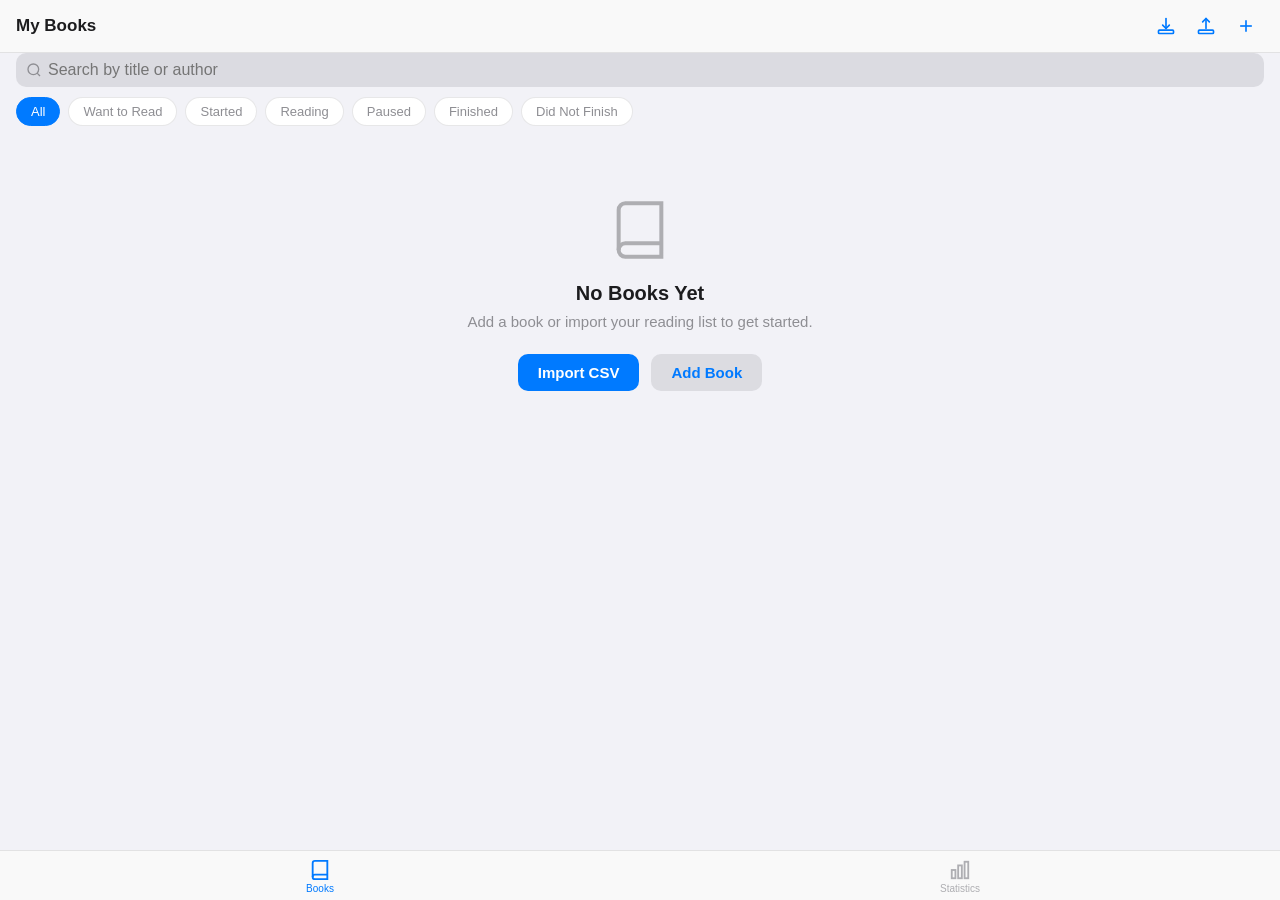
<file: index.html>
<!DOCTYPE html>
<html lang="en">
<head>
    <meta charset="UTF-8">
    <meta name="viewport" content="width=device-width, initial-scale=1.0, user-scalable=no, viewport-fit=cover">
    <meta name="apple-mobile-web-app-capable" content="yes">
    <meta name="apple-mobile-web-app-status-bar-style" content="black-translucent">
    <meta name="apple-mobile-web-app-title" content="ReadTracker">
    <meta name="theme-color" content="#1a1a2e">
    <title>Reading Tracker</title>
    <link rel="manifest" href="manifest.json">
    <link rel="apple-touch-icon" href="icons/icon-192.png">
    <link rel="stylesheet" href="css/style.css">
</head>
<body>
    <div id="app">
        <!-- Tab Content -->
        <main id="main-content"></main>

        <!-- Tab Bar -->
        <nav id="tab-bar" role="tablist" aria-label="Main navigation">
            <button class="tab-btn active" data-tab="books" role="tab" aria-selected="true" aria-label="Books">
                <svg width="24" height="24" viewBox="0 0 24 24" fill="none" stroke="currentColor" stroke-width="2"><path d="M4 19.5A2.5 2.5 0 0 1 6.5 17H20"/><path d="M6.5 2H20v20H6.5A2.5 2.5 0 0 1 4 19.5v-15A2.5 2.5 0 0 1 6.5 2z"/></svg>
                <span>Books</span>
            </button>
            <button class="tab-btn" data-tab="stats" role="tab" aria-selected="false" aria-label="Statistics">
                <svg width="24" height="24" viewBox="0 0 24 24" fill="none" stroke="currentColor" stroke-width="2"><rect x="3" y="12" width="4" height="9"/><rect x="10" y="7" width="4" height="14"/><rect x="17" y="3" width="4" height="18"/></svg>
                <span>Statistics</span>
            </button>
        </nav>
    </div>

    <script src="js/store.js"></script>
    <script src="js/covers.js"></script>
    <script src="js/csv.js"></script>
    <script src="js/views.js"></script>
    <script src="js/stats.js"></script>
    <script src="js/app.js"></script>
</body>
</html>
</file>
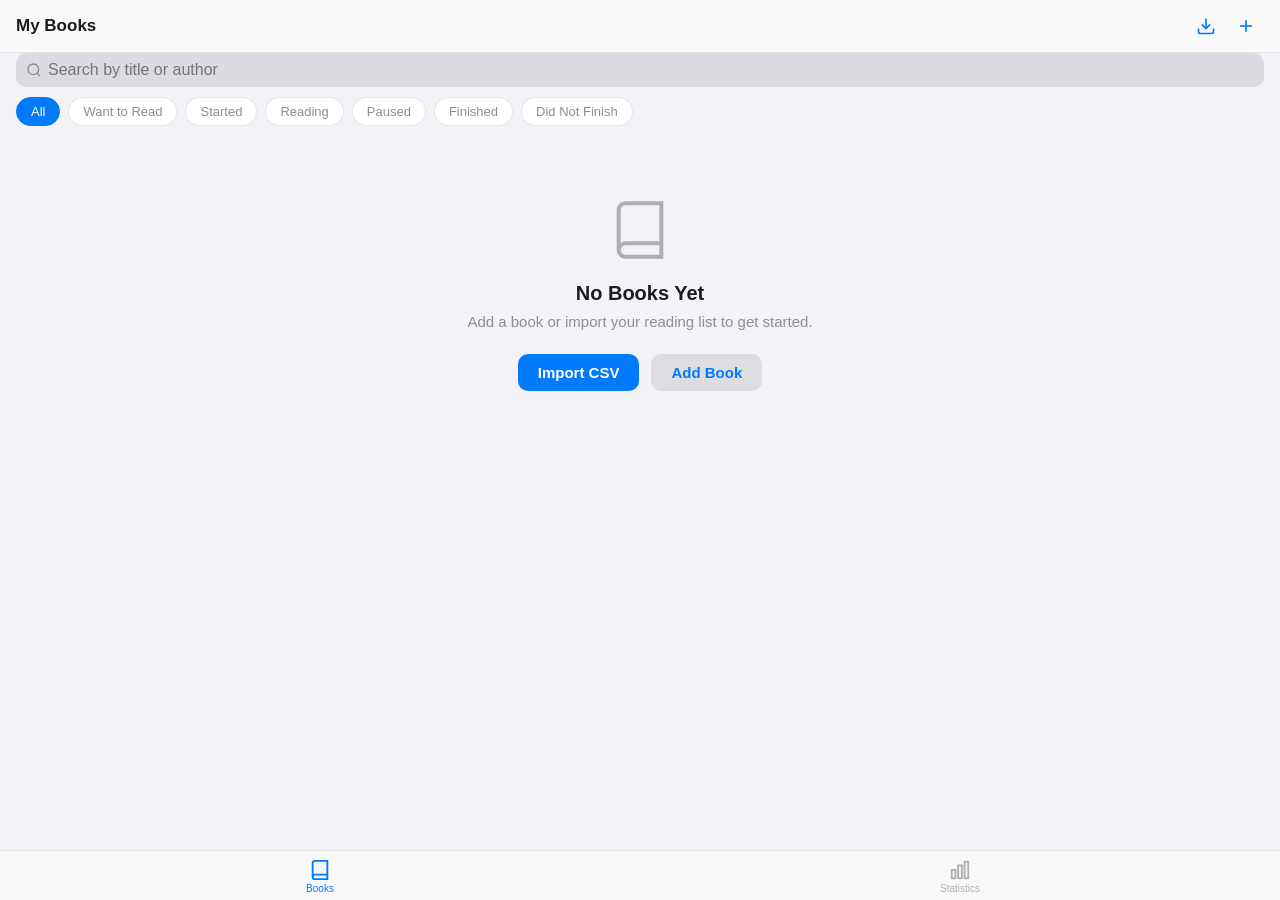
<file: reading-tracker-pwa/index.html>
<!DOCTYPE html>
<html lang="en">
<head>
    <meta charset="UTF-8">
    <meta name="viewport" content="width=device-width, initial-scale=1.0, user-scalable=no, viewport-fit=cover">
    <meta name="apple-mobile-web-app-capable" content="yes">
    <meta name="apple-mobile-web-app-status-bar-style" content="black-translucent">
    <meta name="apple-mobile-web-app-title" content="ReadTracker">
    <meta name="theme-color" content="#1a1a2e">
    <title>Reading Tracker</title>
    <link rel="manifest" href="manifest.json">
    <link rel="apple-touch-icon" href="icons/icon-192.png">
    <link rel="stylesheet" href="css/style.css">
</head>
<body>
    <div id="app">
        <!-- Tab Content -->
        <main id="main-content"></main>

        <!-- Tab Bar -->
        <nav id="tab-bar" role="tablist" aria-label="Main navigation">
            <button class="tab-btn active" data-tab="books" role="tab" aria-selected="true" aria-label="Books">
                <svg width="24" height="24" viewBox="0 0 24 24" fill="none" stroke="currentColor" stroke-width="2"><path d="M4 19.5A2.5 2.5 0 0 1 6.5 17H20"/><path d="M6.5 2H20v20H6.5A2.5 2.5 0 0 1 4 19.5v-15A2.5 2.5 0 0 1 6.5 2z"/></svg>
                <span>Books</span>
            </button>
            <button class="tab-btn" data-tab="stats" role="tab" aria-selected="false" aria-label="Statistics">
                <svg width="24" height="24" viewBox="0 0 24 24" fill="none" stroke="currentColor" stroke-width="2"><rect x="3" y="12" width="4" height="9"/><rect x="10" y="7" width="4" height="14"/><rect x="17" y="3" width="4" height="18"/></svg>
                <span>Statistics</span>
            </button>
        </nav>
    </div>

    <script src="js/store.js"></script>
    <script src="js/csv.js"></script>
    <script src="js/views.js"></script>
    <script src="js/stats.js"></script>
    <script src="js/app.js"></script>
</body>
</html>
</file>
<file: css/style.css>
/* ── Reset & Base ── */
*, *::before, *::after { box-sizing: border-box; margin: 0; padding: 0; }

:root {
    --bg: #f2f2f7;
    --card: #ffffff;
    --text: #1c1c1e;
    --text2: #8e8e93;
    --text3: #aeaeb2;
    --accent: #007aff;
    --green: #34c759;
    --orange: #ff9500;
    --red: #ff3b30;
    --purple: #af52de;
    --indigo: #5856d6;
    --separator: rgba(60,60,67,0.12);
    --tab-bg: rgba(249,249,249,0.94);
    --radius: 12px;
    --safe-bottom: env(safe-area-inset-bottom, 0px);
    --safe-top: env(safe-area-inset-top, 0px);
}

@media (prefers-color-scheme: dark) {
    :root {
        --bg: #000000;
        --card: #1c1c1e;
        --text: #ffffff;
        --text2: #98989d;
        --text3: #636366;
        --separator: rgba(84,84,88,0.35);
        --tab-bg: rgba(30,30,30,0.94);
    }
}

html, body {
    font-family: -apple-system, BlinkMacSystemFont, 'SF Pro Text', 'Helvetica Neue', sans-serif;
    background: var(--bg);
    color: var(--text);
    height: 100%;
    overflow: hidden;
    -webkit-font-smoothing: antialiased;
    -webkit-tap-highlight-color: transparent;
    -webkit-text-size-adjust: 100%;
}

#app {
    display: flex;
    flex-direction: column;
    height: 100%;
    height: 100dvh;
}

#main-content {
    flex: 1;
    overflow-y: auto;
    -webkit-overflow-scrolling: touch;
    padding-bottom: calc(80px + var(--safe-bottom));
    padding-top: var(--safe-top);
}

/* ── Tab Bar ── */
#tab-bar {
    position: fixed;
    bottom: 0;
    left: 0;
    right: 0;
    display: flex;
    background: var(--tab-bg);
    backdrop-filter: blur(20px);
    -webkit-backdrop-filter: blur(20px);
    border-top: 0.5px solid var(--separator);
    padding-bottom: var(--safe-bottom);
    z-index: 100;
}

.tab-btn {
    flex: 1;
    display: flex;
    flex-direction: column;
    align-items: center;
    gap: 2px;
    padding: 8px 0 6px;
    background: none;
    border: none;
    color: var(--text3);
    font-size: 10px;
    font-weight: 500;
    cursor: pointer;
    transition: color 0.15s;
}
.tab-btn.active { color: var(--accent); }
.tab-btn svg { width: 22px; height: 22px; }

/* ── Navigation Bar ── */
.nav-bar {
    position: sticky;
    top: 0;
    background: var(--tab-bg);
    backdrop-filter: blur(20px);
    -webkit-backdrop-filter: blur(20px);
    border-bottom: 0.5px solid var(--separator);
    z-index: 50;
    padding: 12px 16px;
    display: flex;
    align-items: center;
    justify-content: space-between;
    min-height: 44px;
}
.nav-title {
    font-size: 17px;
    font-weight: 600;
}
.nav-large-title {
    font-size: 34px;
    font-weight: 700;
    padding: 0 16px 8px;
}
.nav-btn {
    background: none;
    border: none;
    color: var(--accent);
    font-size: 17px;
    cursor: pointer;
    padding: 4px 8px;
    display: flex;
    align-items: center;
    gap: 4px;
}
.nav-btn:disabled { opacity: 0.4; }
.nav-btn svg { width: 20px; height: 20px; }

/* ── Search Bar ── */
.search-bar {
    padding: 0 16px 10px;
}
.search-bar input {
    width: 100%;
    padding: 8px 12px 8px 32px;
    border-radius: 10px;
    border: none;
    background: var(--separator);
    color: var(--text);
    font-size: 16px;
    outline: none;
    background-image: url("data:image/svg+xml,%3Csvg xmlns='http://www.w3.org/2000/svg' width='16' height='16' fill='%238e8e93' viewBox='0 0 24 24'%3E%3Ccircle cx='11' cy='11' r='8' stroke='%238e8e93' stroke-width='2' fill='none'/%3E%3Cline x1='21' y1='21' x2='16.65' y2='16.65' stroke='%238e8e93' stroke-width='2'/%3E%3C/svg%3E");
    background-repeat: no-repeat;
    background-position: 10px center;
}

/* ── Filter Bar ── */
.filter-bar {
    display: flex;
    gap: 8px;
    padding: 0 16px 12px;
    overflow-x: auto;
    -webkit-overflow-scrolling: touch;
}
.filter-bar::-webkit-scrollbar { display: none; }
.filter-chip {
    flex-shrink: 0;
    padding: 6px 14px;
    border-radius: 20px;
    border: 1px solid var(--separator);
    background: var(--card);
    color: var(--text2);
    font-size: 13px;
    font-weight: 500;
    cursor: pointer;
    white-space: nowrap;
    transition: all 0.15s;
}
.filter-chip.active {
    background: var(--accent);
    color: #fff;
    border-color: var(--accent);
}

/* ── Cards & Lists ── */
.section-header {
    font-size: 13px;
    font-weight: 600;
    color: var(--text2);
    text-transform: uppercase;
    letter-spacing: 0.5px;
    padding: 20px 16px 8px;
}
.card-group {
    background: var(--card);
    margin: 0 16px 16px;
    border-radius: var(--radius);
    overflow: hidden;
}
.book-row {
    display: flex;
    align-items: center;
    gap: 12px;
    padding: 12px 16px;
    border-bottom: 0.5px solid var(--separator);
    cursor: pointer;
    transition: background 0.1s;
}
.book-row:last-child { border-bottom: none; }
.book-row:active { background: var(--separator); }

.book-icon {
    width: 44px;
    height: 64px;
    border-radius: 6px;
    background: var(--accent);
    color: #fff;
    display: flex;
    align-items: center;
    justify-content: center;
    flex-shrink: 0;
    font-size: 16px;
    overflow: hidden;
    box-shadow: 0 1px 4px rgba(0,0,0,0.15);
}
.book-icon.has-cover { background: transparent; box-shadow: 0 2px 8px rgba(0,0,0,0.2); }
.book-icon img {
    width: 100%;
    height: 100%;
    object-fit: cover;
    display: block;
}
.book-icon.audio { background: var(--purple); }
.book-icon.ebook, .book-icon.kindle { background: var(--orange); }
.book-icon.library { background: var(--green); }

.book-cover-large {
    width: 120px;
    height: 180px;
    border-radius: 10px;
    overflow: hidden;
    box-shadow: 0 4px 16px rgba(0,0,0,0.25);
    flex-shrink: 0;
    background: var(--accent);
    display: flex;
    align-items: center;
    justify-content: center;
    color: #fff;
    font-size: 36px;
}
.book-cover-large.has-cover { background: transparent; }
.book-cover-large img {
    width: 100%;
    height: 100%;
    object-fit: cover;
    display: block;
}

.book-info { flex: 1; min-width: 0; }
.book-title {
    font-size: 16px;
    font-weight: 500;
    white-space: nowrap;
    overflow: hidden;
    text-overflow: ellipsis;
}
.book-author {
    font-size: 13px;
    color: var(--text2);
    white-space: nowrap;
    overflow: hidden;
    text-overflow: ellipsis;
}
.book-meta {
    display: flex;
    gap: 8px;
    align-items: center;
    margin-top: 3px;
}
.badge {
    font-size: 11px;
    font-weight: 500;
    padding: 2px 8px;
    border-radius: 10px;
    white-space: nowrap;
}
.badge.finished { background: rgba(52,199,89,0.15); color: var(--green); }
.badge.reading, .badge.started { background: rgba(0,122,255,0.15); color: var(--accent); }
.badge.paused { background: rgba(255,149,0,0.15); color: var(--orange); }
.badge.dnf { background: rgba(255,59,48,0.15); color: var(--red); }
.badge.want { background: rgba(142,142,147,0.15); color: var(--text2); }

.rating { font-size: 11px; color: var(--orange); }
.pages-label { font-size: 11px; color: var(--text3); }
.chevron { color: var(--text3); font-size: 14px; flex-shrink: 0; }

/* ── Empty State ── */
.empty-state {
    text-align: center;
    padding: 60px 32px;
}
.empty-state svg { width: 64px; height: 64px; color: var(--text3); margin-bottom: 16px; }
.empty-state h2 { font-size: 20px; font-weight: 600; margin-bottom: 8px; }
.empty-state p { font-size: 15px; color: var(--text2); margin-bottom: 24px; }
.empty-state .btn-group { display: flex; gap: 12px; justify-content: center; }

/* ── Buttons ── */
.btn {
    padding: 10px 20px;
    border-radius: 10px;
    border: none;
    font-size: 15px;
    font-weight: 600;
    cursor: pointer;
    transition: opacity 0.15s;
}
.btn:active { opacity: 0.7; }
.btn-primary { background: var(--accent); color: #fff; }
.btn-secondary { background: var(--separator); color: var(--accent); }
.btn-danger { background: rgba(255,59,48,0.15); color: var(--red); }
.btn-full { width: 100%; display: block; }

/* ── Forms ── */
.form-section {
    background: var(--card);
    margin: 0 16px 16px;
    border-radius: var(--radius);
    overflow: hidden;
}
.form-row {
    display: flex;
    align-items: center;
    padding: 12px 16px;
    border-bottom: 0.5px solid var(--separator);
    gap: 12px;
}
.form-row:last-child { border-bottom: none; }
.form-label {
    font-size: 15px;
    min-width: 90px;
    flex-shrink: 0;
}
.form-input {
    flex: 1;
    border: none;
    background: none;
    color: var(--text);
    font-size: 15px;
    text-align: right;
    outline: none;
    font-family: inherit;
}
.form-input::placeholder { color: var(--text3); }
.form-select {
    flex: 1;
    border: none;
    background: none;
    color: var(--accent);
    font-size: 15px;
    text-align: right;
    outline: none;
    font-family: inherit;
    -webkit-appearance: none;
    cursor: pointer;
}
.form-textarea {
    width: 100%;
    border: none;
    background: none;
    color: var(--text);
    font-size: 15px;
    outline: none;
    font-family: inherit;
    resize: vertical;
    min-height: 60px;
    padding: 12px 16px;
}

/* ── Detail View ── */
.detail-header { padding: 16px; }
.detail-title { font-size: 24px; font-weight: 700; margin-bottom: 4px; }
.detail-subtitle { font-size: 17px; color: var(--text2); margin-bottom: 4px; }
.detail-author { font-size: 15px; color: var(--text2); }

.progress-section {
    margin: 0 16px 16px;
    padding: 16px;
    background: var(--card);
    border-radius: var(--radius);
}
.progress-bar-bg {
    height: 6px;
    background: var(--separator);
    border-radius: 3px;
    overflow: hidden;
    margin: 8px 0;
}
.progress-bar-fill {
    height: 100%;
    background: var(--accent);
    border-radius: 3px;
    transition: width 0.3s;
}
.progress-labels {
    display: flex;
    justify-content: space-between;
    font-size: 12px;
    color: var(--text2);
}

.detail-grid {
    display: grid;
    grid-template-columns: 1fr 1fr;
    gap: 10px;
    padding: 0 16px 16px;
}
.detail-card {
    background: var(--card);
    border-radius: var(--radius);
    padding: 14px;
}
.detail-card-icon { font-size: 20px; margin-bottom: 6px; }
.detail-card-label { font-size: 12px; color: var(--text2); margin-bottom: 2px; }
.detail-card-value { font-size: 14px; font-weight: 600; }

.detail-section {
    margin: 0 16px 16px;
    padding: 16px;
    background: var(--card);
    border-radius: var(--radius);
}
.detail-section h3 { font-size: 15px; font-weight: 600; margin-bottom: 8px; }
.detail-section p { font-size: 14px; color: var(--text2); line-height: 1.5; }

.tag-list { display: flex; flex-wrap: wrap; gap: 6px; }
.tag {
    font-size: 12px;
    padding: 4px 10px;
    border-radius: 12px;
    background: rgba(0,122,255,0.1);
    color: var(--accent);
}

/* ── Stats ── */
.stat-picker {
    display: flex;
    margin: 12px 16px;
    background: var(--separator);
    border-radius: 8px;
    overflow: hidden;
}
.stat-picker button {
    flex: 1;
    padding: 8px;
    border: none;
    background: none;
    font-size: 13px;
    font-weight: 600;
    color: var(--text2);
    cursor: pointer;
    border-radius: 7px;
    margin: 2px;
    transition: all 0.15s;
}
.stat-picker button.active {
    background: var(--card);
    color: var(--text);
    box-shadow: 0 1px 3px rgba(0,0,0,0.1);
}

.stat-grid {
    display: grid;
    grid-template-columns: 1fr 1fr;
    gap: 10px;
    padding: 0 16px 16px;
}
.stat-card {
    background: var(--card);
    border-radius: var(--radius);
    padding: 16px;
    text-align: center;
}
.stat-card-icon { font-size: 24px; margin-bottom: 6px; }
.stat-card-value { font-size: 28px; font-weight: 700; }
.stat-card-label { font-size: 12px; color: var(--text2); margin-top: 2px; }

.chart-container {
    margin: 0 16px 16px;
    padding: 16px;
    background: var(--card);
    border-radius: var(--radius);
}
.chart-container h3 { font-size: 15px; font-weight: 600; margin-bottom: 12px; }

.bar-chart {
    display: flex;
    align-items: flex-end;
    gap: 4px;
    height: 120px;
    padding-top: 8px;
}
.bar-col {
    flex: 1;
    display: flex;
    flex-direction: column;
    align-items: center;
    height: 100%;
    justify-content: flex-end;
}
.bar {
    width: 100%;
    max-width: 28px;
    background: var(--accent);
    border-radius: 4px 4px 0 0;
    min-height: 2px;
    transition: height 0.3s;
}
.bar-label {
    font-size: 9px;
    color: var(--text3);
    margin-top: 4px;
}
.bar-muted { opacity: 0.4; }

.stacked-chart { display: block; height: auto; }
.format-year-table { width: 100%; }
.fy-row {
    display: flex;
    align-items: center;
    padding: 6px 0;
    border-bottom: 0.5px solid var(--separator);
    gap: 8px;
}
.fy-row:last-child { border-bottom: none; }
.fy-header {
    font-size: 11px;
    font-weight: 600;
    color: var(--text2);
    padding-bottom: 8px;
}
.fy-header .fy-cell {
    writing-mode: vertical-lr;
    transform: rotate(180deg);
    text-align: left;
    height: 40px;
    justify-content: flex-end;
    font-size: 11px;
}
.fy-label {
    width: 100px;
    flex-shrink: 0;
    font-size: 12px;
    font-weight: 500;
    display: flex;
    align-items: center;
    gap: 6px;
}
.fy-cell {
    flex: 1;
    display: flex;
    align-items: center;
    gap: 6px;
    min-width: 0;
}
.fy-bar-wrap {
    flex: 1;
    height: 16px;
    background: var(--separator);
    border-radius: 4px;
    overflow: hidden;
}
.fy-bar {
    height: 100%;
    border-radius: 4px;
    transition: width 0.3s;
    min-width: 2px;
}
.fy-count {
    font-size: 12px;
    font-weight: 600;
    color: var(--text);
    min-width: 16px;
    text-align: right;
}
.bar-value {
    font-size: 9px;
    color: var(--text2);
    margin-bottom: 2px;
    font-weight: 600;
}

.donut-chart {
    display: flex;
    align-items: center;
    gap: 20px;
}
.donut-chart canvas { flex-shrink: 0; }
.donut-legend { display: flex; flex-direction: column; gap: 6px; }
.legend-item { display: flex; align-items: center; gap: 8px; font-size: 13px; }
.legend-dot {
    width: 10px;
    height: 10px;
    border-radius: 50%;
    flex-shrink: 0;
}

/* ── Import ── */
.import-area {
    text-align: center;
    padding: 40px 32px;
}
.import-area svg { width: 60px; height: 60px; color: var(--accent); margin-bottom: 16px; }
.import-preview {
    margin: 0 16px 16px;
    background: var(--card);
    border-radius: var(--radius);
    max-height: 300px;
    overflow-y: auto;
}

/* ── Modal / Sheet ── */
.modal-overlay {
    position: fixed;
    inset: 0;
    background: rgba(0,0,0,0.4);
    z-index: 200;
    display: flex;
    align-items: flex-end;
    justify-content: center;
}
.modal-sheet {
    background: var(--bg);
    width: 100%;
    max-height: 92vh;
    border-radius: 12px 12px 0 0;
    overflow-y: auto;
    -webkit-overflow-scrolling: touch;
    padding-bottom: var(--safe-bottom);
    animation: slideUp 0.3s ease-out;
}
@keyframes slideUp {
    from { transform: translateY(100%); }
    to { transform: translateY(0); }
}
.modal-handle {
    width: 36px;
    height: 5px;
    background: var(--text3);
    border-radius: 3px;
    margin: 8px auto 0;
}
</file>
<file: reading-tracker-pwa/css/style.css>
/* ── Reset & Base ── */
*, *::before, *::after { box-sizing: border-box; margin: 0; padding: 0; }

:root {
    --bg: #f2f2f7;
    --card: #ffffff;
    --text: #1c1c1e;
    --text2: #8e8e93;
    --text3: #aeaeb2;
    --accent: #007aff;
    --green: #34c759;
    --orange: #ff9500;
    --red: #ff3b30;
    --purple: #af52de;
    --indigo: #5856d6;
    --separator: rgba(60,60,67,0.12);
    --tab-bg: rgba(249,249,249,0.94);
    --radius: 12px;
    --safe-bottom: env(safe-area-inset-bottom, 0px);
    --safe-top: env(safe-area-inset-top, 0px);
}

@media (prefers-color-scheme: dark) {
    :root {
        --bg: #000000;
        --card: #1c1c1e;
        --text: #ffffff;
        --text2: #98989d;
        --text3: #636366;
        --separator: rgba(84,84,88,0.35);
        --tab-bg: rgba(30,30,30,0.94);
    }
}

html, body {
    font-family: -apple-system, BlinkMacSystemFont, 'SF Pro Text', 'Helvetica Neue', sans-serif;
    background: var(--bg);
    color: var(--text);
    height: 100%;
    overflow: hidden;
    -webkit-font-smoothing: antialiased;
    -webkit-tap-highlight-color: transparent;
    -webkit-text-size-adjust: 100%;
}

#app {
    display: flex;
    flex-direction: column;
    height: 100%;
    height: 100dvh;
}

#main-content {
    flex: 1;
    overflow-y: auto;
    -webkit-overflow-scrolling: touch;
    padding-bottom: calc(80px + var(--safe-bottom));
    padding-top: var(--safe-top);
}

/* ── Tab Bar ── */
#tab-bar {
    position: fixed;
    bottom: 0;
    left: 0;
    right: 0;
    display: flex;
    background: var(--tab-bg);
    backdrop-filter: blur(20px);
    -webkit-backdrop-filter: blur(20px);
    border-top: 0.5px solid var(--separator);
    padding-bottom: var(--safe-bottom);
    z-index: 100;
}

.tab-btn {
    flex: 1;
    display: flex;
    flex-direction: column;
    align-items: center;
    gap: 2px;
    padding: 8px 0 6px;
    background: none;
    border: none;
    color: var(--text3);
    font-size: 10px;
    font-weight: 500;
    cursor: pointer;
    transition: color 0.15s;
}
.tab-btn.active { color: var(--accent); }
.tab-btn svg { width: 22px; height: 22px; }

/* ── Navigation Bar ── */
.nav-bar {
    position: sticky;
    top: 0;
    background: var(--tab-bg);
    backdrop-filter: blur(20px);
    -webkit-backdrop-filter: blur(20px);
    border-bottom: 0.5px solid var(--separator);
    z-index: 50;
    padding: 12px 16px;
    display: flex;
    align-items: center;
    justify-content: space-between;
    min-height: 44px;
}
.nav-title {
    font-size: 17px;
    font-weight: 600;
}
.nav-large-title {
    font-size: 34px;
    font-weight: 700;
    padding: 0 16px 8px;
}
.nav-btn {
    background: none;
    border: none;
    color: var(--accent);
    font-size: 17px;
    cursor: pointer;
    padding: 4px 8px;
    display: flex;
    align-items: center;
    gap: 4px;
}
.nav-btn:disabled { opacity: 0.4; }
.nav-btn svg { width: 20px; height: 20px; }

/* ── Search Bar ── */
.search-bar {
    padding: 0 16px 10px;
}
.search-bar input {
    width: 100%;
    padding: 8px 12px 8px 32px;
    border-radius: 10px;
    border: none;
    background: var(--separator);
    color: var(--text);
    font-size: 16px;
    outline: none;
    background-image: url("data:image/svg+xml,%3Csvg xmlns='http://www.w3.org/2000/svg' width='16' height='16' fill='%238e8e93' viewBox='0 0 24 24'%3E%3Ccircle cx='11' cy='11' r='8' stroke='%238e8e93' stroke-width='2' fill='none'/%3E%3Cline x1='21' y1='21' x2='16.65' y2='16.65' stroke='%238e8e93' stroke-width='2'/%3E%3C/svg%3E");
    background-repeat: no-repeat;
    background-position: 10px center;
}

/* ── Filter Bar ── */
.filter-bar {
    display: flex;
    gap: 8px;
    padding: 0 16px 12px;
    overflow-x: auto;
    -webkit-overflow-scrolling: touch;
}
.filter-bar::-webkit-scrollbar { display: none; }
.filter-chip {
    flex-shrink: 0;
    padding: 6px 14px;
    border-radius: 20px;
    border: 1px solid var(--separator);
    background: var(--card);
    color: var(--text2);
    font-size: 13px;
    font-weight: 500;
    cursor: pointer;
    white-space: nowrap;
    transition: all 0.15s;
}
.filter-chip.active {
    background: var(--accent);
    color: #fff;
    border-color: var(--accent);
}

/* ── Cards & Lists ── */
.section-header {
    font-size: 13px;
    font-weight: 600;
    color: var(--text2);
    text-transform: uppercase;
    letter-spacing: 0.5px;
    padding: 20px 16px 8px;
}
.card-group {
    background: var(--card);
    margin: 0 16px 16px;
    border-radius: var(--radius);
    overflow: hidden;
}
.book-row {
    display: flex;
    align-items: center;
    gap: 12px;
    padding: 12px 16px;
    border-bottom: 0.5px solid var(--separator);
    cursor: pointer;
    transition: background 0.1s;
}
.book-row:last-child { border-bottom: none; }
.book-row:active { background: var(--separator); }

.book-icon {
    width: 36px;
    height: 36px;
    border-radius: 8px;
    background: var(--accent);
    color: #fff;
    display: flex;
    align-items: center;
    justify-content: center;
    flex-shrink: 0;
    font-size: 16px;
}
.book-icon.audio { background: var(--purple); }
.book-icon.ebook, .book-icon.kindle { background: var(--orange); }
.book-icon.library { background: var(--green); }

.book-info { flex: 1; min-width: 0; }
.book-title {
    font-size: 16px;
    font-weight: 500;
    white-space: nowrap;
    overflow: hidden;
    text-overflow: ellipsis;
}
.book-author {
    font-size: 13px;
    color: var(--text2);
    white-space: nowrap;
    overflow: hidden;
    text-overflow: ellipsis;
}
.book-meta {
    display: flex;
    gap: 8px;
    align-items: center;
    margin-top: 3px;
}
.badge {
    font-size: 11px;
    font-weight: 500;
    padding: 2px 8px;
    border-radius: 10px;
    white-space: nowrap;
}
.badge.finished { background: rgba(52,199,89,0.15); color: var(--green); }
.badge.reading, .badge.started { background: rgba(0,122,255,0.15); color: var(--accent); }
.badge.paused { background: rgba(255,149,0,0.15); color: var(--orange); }
.badge.dnf { background: rgba(255,59,48,0.15); color: var(--red); }
.badge.want { background: rgba(142,142,147,0.15); color: var(--text2); }

.rating { font-size: 11px; color: var(--orange); }
.pages-label { font-size: 11px; color: var(--text3); }
.chevron { color: var(--text3); font-size: 14px; flex-shrink: 0; }

/* ── Empty State ── */
.empty-state {
    text-align: center;
    padding: 60px 32px;
}
.empty-state svg { width: 64px; height: 64px; color: var(--text3); margin-bottom: 16px; }
.empty-state h2 { font-size: 20px; font-weight: 600; margin-bottom: 8px; }
.empty-state p { font-size: 15px; color: var(--text2); margin-bottom: 24px; }
.empty-state .btn-group { display: flex; gap: 12px; justify-content: center; }

/* ── Buttons ── */
.btn {
    padding: 10px 20px;
    border-radius: 10px;
    border: none;
    font-size: 15px;
    font-weight: 600;
    cursor: pointer;
    transition: opacity 0.15s;
}
.btn:active { opacity: 0.7; }
.btn-primary { background: var(--accent); color: #fff; }
.btn-secondary { background: var(--separator); color: var(--accent); }
.btn-danger { background: rgba(255,59,48,0.15); color: var(--red); }
.btn-full { width: 100%; display: block; }

/* ── Forms ── */
.form-section {
    background: var(--card);
    margin: 0 16px 16px;
    border-radius: var(--radius);
    overflow: hidden;
}
.form-row {
    display: flex;
    align-items: center;
    padding: 12px 16px;
    border-bottom: 0.5px solid var(--separator);
    gap: 12px;
}
.form-row:last-child { border-bottom: none; }
.form-label {
    font-size: 15px;
    min-width: 90px;
    flex-shrink: 0;
}
.form-input {
    flex: 1;
    border: none;
    background: none;
    color: var(--text);
    font-size: 15px;
    text-align: right;
    outline: none;
    font-family: inherit;
}
.form-input::placeholder { color: var(--text3); }
.form-select {
    flex: 1;
    border: none;
    background: none;
    color: var(--accent);
    font-size: 15px;
    text-align: right;
    outline: none;
    font-family: inherit;
    -webkit-appearance: none;
    cursor: pointer;
}
.form-textarea {
    width: 100%;
    border: none;
    background: none;
    color: var(--text);
    font-size: 15px;
    outline: none;
    font-family: inherit;
    resize: vertical;
    min-height: 60px;
    padding: 12px 16px;
}

/* ── Detail View ── */
.detail-header { padding: 16px; }
.detail-title { font-size: 24px; font-weight: 700; margin-bottom: 4px; }
.detail-subtitle { font-size: 17px; color: var(--text2); margin-bottom: 4px; }
.detail-author { font-size: 15px; color: var(--text2); }

.progress-section {
    margin: 0 16px 16px;
    padding: 16px;
    background: var(--card);
    border-radius: var(--radius);
}
.progress-bar-bg {
    height: 6px;
    background: var(--separator);
    border-radius: 3px;
    overflow: hidden;
    margin: 8px 0;
}
.progress-bar-fill {
    height: 100%;
    background: var(--accent);
    border-radius: 3px;
    transition: width 0.3s;
}
.progress-labels {
    display: flex;
    justify-content: space-between;
    font-size: 12px;
    color: var(--text2);
}

.detail-grid {
    display: grid;
    grid-template-columns: 1fr 1fr;
    gap: 10px;
    padding: 0 16px 16px;
}
.detail-card {
    background: var(--card);
    border-radius: var(--radius);
    padding: 14px;
}
.detail-card-icon { font-size: 20px; margin-bottom: 6px; }
.detail-card-label { font-size: 12px; color: var(--text2); margin-bottom: 2px; }
.detail-card-value { font-size: 14px; font-weight: 600; }

.detail-section {
    margin: 0 16px 16px;
    padding: 16px;
    background: var(--card);
    border-radius: var(--radius);
}
.detail-section h3 { font-size: 15px; font-weight: 600; margin-bottom: 8px; }
.detail-section p { font-size: 14px; color: var(--text2); line-height: 1.5; }

.tag-list { display: flex; flex-wrap: wrap; gap: 6px; }
.tag {
    font-size: 12px;
    padding: 4px 10px;
    border-radius: 12px;
    background: rgba(0,122,255,0.1);
    color: var(--accent);
}

/* ── Stats ── */
.stat-picker {
    display: flex;
    margin: 12px 16px;
    background: var(--separator);
    border-radius: 8px;
    overflow: hidden;
}
.stat-picker button {
    flex: 1;
    padding: 8px;
    border: none;
    background: none;
    font-size: 13px;
    font-weight: 600;
    color: var(--text2);
    cursor: pointer;
    border-radius: 7px;
    margin: 2px;
    transition: all 0.15s;
}
.stat-picker button.active {
    background: var(--card);
    color: var(--text);
    box-shadow: 0 1px 3px rgba(0,0,0,0.1);
}

.stat-grid {
    display: grid;
    grid-template-columns: 1fr 1fr;
    gap: 10px;
    padding: 0 16px 16px;
}
.stat-card {
    background: var(--card);
    border-radius: var(--radius);
    padding: 16px;
    text-align: center;
}
.stat-card-icon { font-size: 24px; margin-bottom: 6px; }
.stat-card-value { font-size: 28px; font-weight: 700; }
.stat-card-label { font-size: 12px; color: var(--text2); margin-top: 2px; }

.chart-container {
    margin: 0 16px 16px;
    padding: 16px;
    background: var(--card);
    border-radius: var(--radius);
}
.chart-container h3 { font-size: 15px; font-weight: 600; margin-bottom: 12px; }

.bar-chart {
    display: flex;
    align-items: flex-end;
    gap: 4px;
    height: 120px;
    padding-top: 8px;
}
.bar-col {
    flex: 1;
    display: flex;
    flex-direction: column;
    align-items: center;
    height: 100%;
    justify-content: flex-end;
}
.bar {
    width: 100%;
    max-width: 28px;
    background: var(--accent);
    border-radius: 4px 4px 0 0;
    min-height: 2px;
    transition: height 0.3s;
}
.bar-label {
    font-size: 9px;
    color: var(--text3);
    margin-top: 4px;
}
.bar-value {
    font-size: 9px;
    color: var(--text2);
    margin-bottom: 2px;
    font-weight: 600;
}

.donut-chart {
    display: flex;
    align-items: center;
    gap: 20px;
}
.donut-chart canvas { flex-shrink: 0; }
.donut-legend { display: flex; flex-direction: column; gap: 6px; }
.legend-item { display: flex; align-items: center; gap: 8px; font-size: 13px; }
.legend-dot {
    width: 10px;
    height: 10px;
    border-radius: 50%;
    flex-shrink: 0;
}

/* ── Import ── */
.import-area {
    text-align: center;
    padding: 40px 32px;
}
.import-area svg { width: 60px; height: 60px; color: var(--accent); margin-bottom: 16px; }
.import-preview {
    margin: 0 16px 16px;
    background: var(--card);
    border-radius: var(--radius);
    max-height: 300px;
    overflow-y: auto;
}

/* ── Modal / Sheet ── */
.modal-overlay {
    position: fixed;
    inset: 0;
    background: rgba(0,0,0,0.4);
    z-index: 200;
    display: flex;
    align-items: flex-end;
    justify-content: center;
}
.modal-sheet {
    background: var(--bg);
    width: 100%;
    max-height: 92vh;
    border-radius: 12px 12px 0 0;
    overflow-y: auto;
    -webkit-overflow-scrolling: touch;
    padding-bottom: var(--safe-bottom);
    animation: slideUp 0.3s ease-out;
}
@keyframes slideUp {
    from { transform: translateY(100%); }
    to { transform: translateY(0); }
}
.modal-handle {
    width: 36px;
    height: 5px;
    background: var(--text3);
    border-radius: 3px;
    margin: 8px auto 0;
}
</file>
